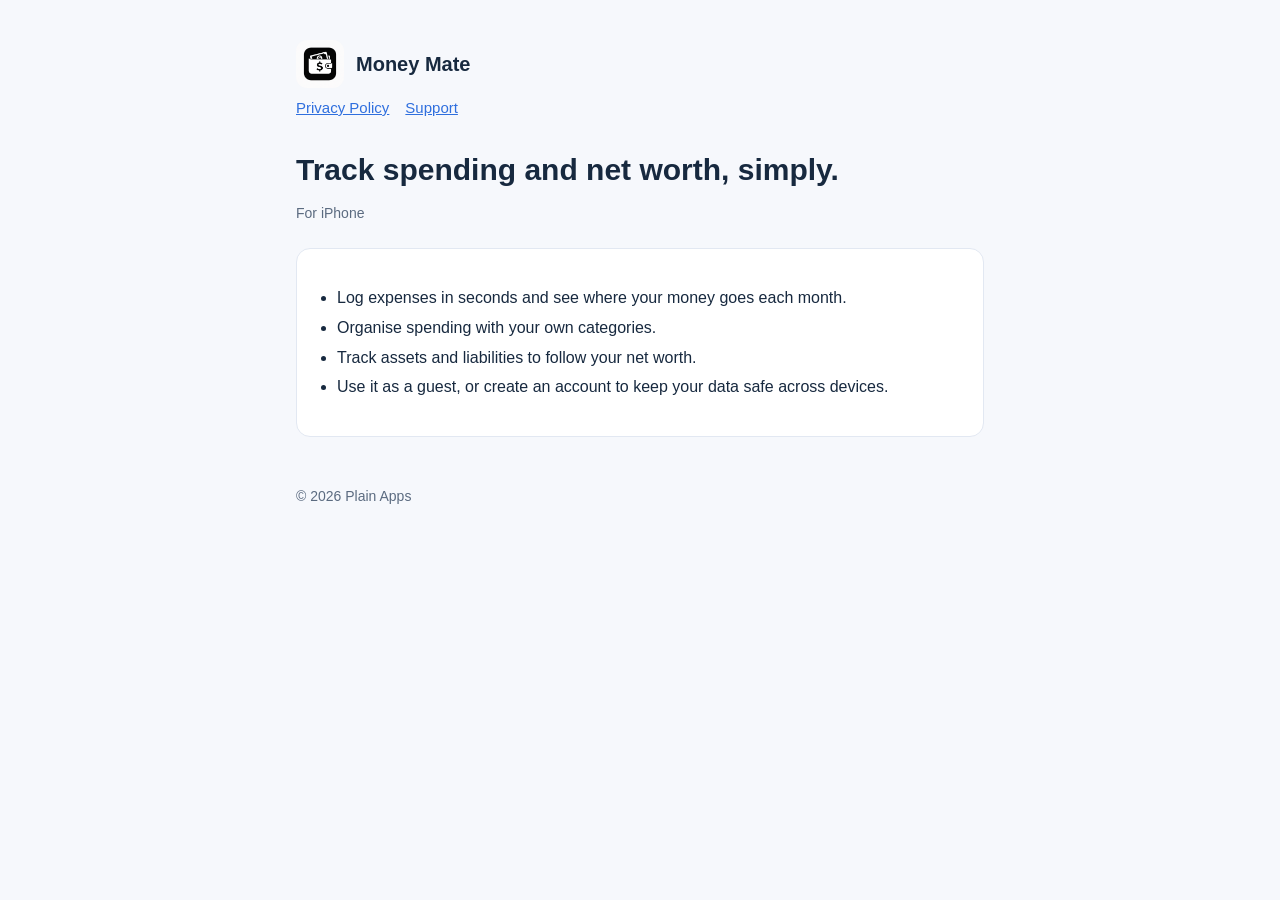
<file: index.html>
<!doctype html>
<html lang="en">
<head>
  <meta charset="utf-8">
  <meta name="viewport" content="width=device-width, initial-scale=1">
  <title>Money Mate</title>
  <meta name="description" content="Money Mate — a simple expense and net worth tracker for iPhone.">
  <link rel="stylesheet" href="style.css">
  <link rel="icon" href="icon.png">
</head>
<body>
<main>
  <header>
    <img src="icon.png" alt="">
    <a href="./">Money Mate</a>
  </header>
  <nav>
    <a href="privacy.html">Privacy Policy</a>
    <a href="support.html">Support</a>
  </nav>

  <h1>Track spending and net worth, simply.</h1>
  <p class="meta">For iPhone</p>

  <div class="card">
    <ul>
      <li>Log expenses in seconds and see where your money goes each month.</li>
      <li>Organise spending with your own categories.</li>
      <li>Track assets and liabilities to follow your net worth.</li>
      <li>Use it as a guest, or create an account to keep your data safe across devices.</li>
    </ul>
  </div>

  <footer>&copy; 2026 Plain Apps</footer>
</main>
</body>
</html>
</file>
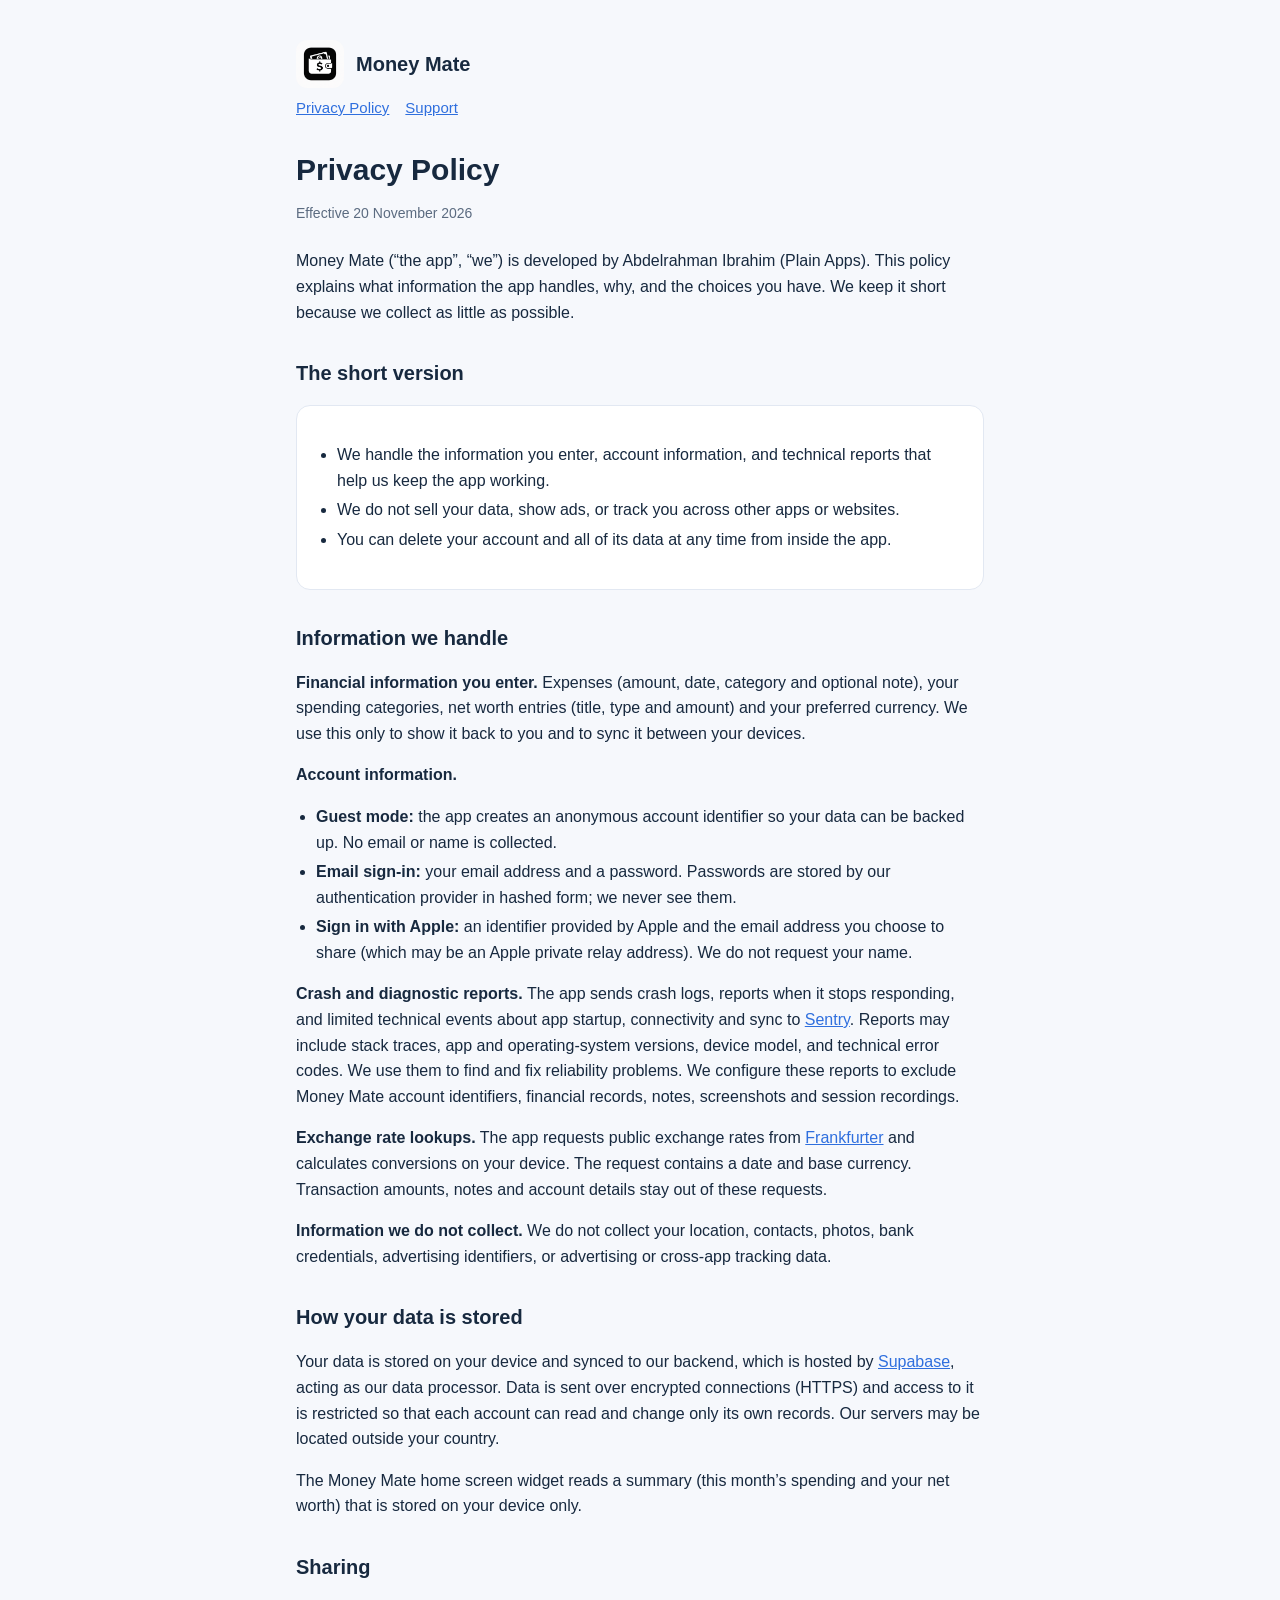
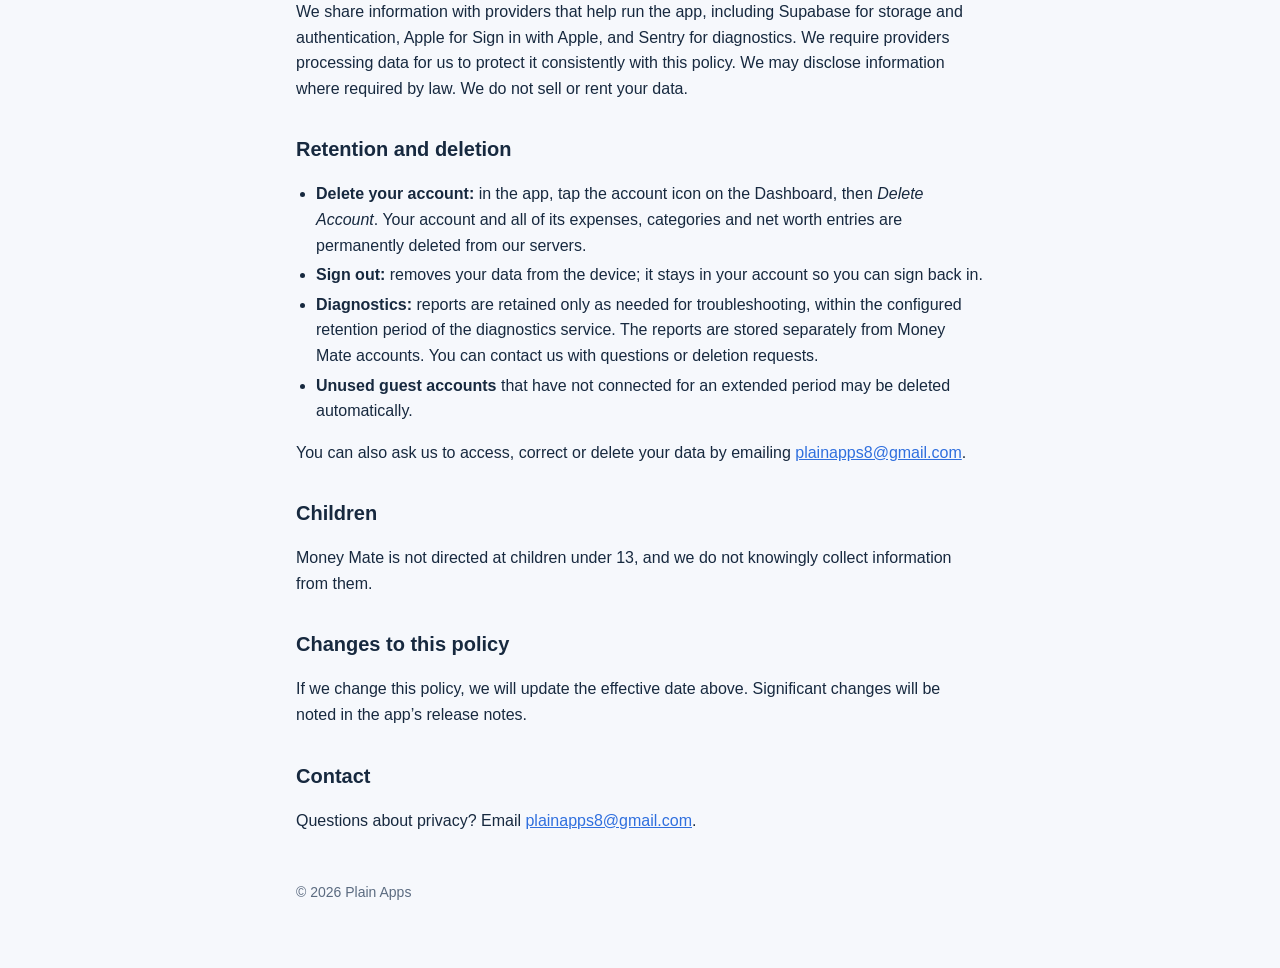
<file: privacy.html>
<!doctype html>
<html lang="en">
<head>
  <meta charset="utf-8">
  <meta name="viewport" content="width=device-width, initial-scale=1">
  <title>Privacy Policy – Money Mate</title>
  <link rel="stylesheet" href="style.css">
  <link rel="icon" href="icon.png">
</head>
<body>
<main>
  <header>
    <img src="icon.png" alt="">
    <a href="./">Money Mate</a>
  </header>
  <nav>
    <a href="privacy.html">Privacy Policy</a>
    <a href="support.html">Support</a>
  </nav>

  <h1>Privacy Policy</h1>
  <p class="meta">Effective 20 November 2026</p>

  <p>Money Mate (“the app”, “we”) is developed by Abdelrahman Ibrahim (Plain Apps). This policy explains what information the app handles, why, and the choices you have. We keep it short because we collect as little as possible.</p>

  <h2>The short version</h2>
  <div class="card">
    <ul>
      <li>We handle the information you enter, account information, and technical reports that help us keep the app working.</li>
      <li>We do not sell your data, show ads, or track you across other apps or websites.</li>
      <li>You can delete your account and all of its data at any time from inside the app.</li>
    </ul>
  </div>

  <h2>Information we handle</h2>
  <p><strong>Financial information you enter.</strong> Expenses (amount, date, category and optional note), your spending categories, net worth entries (title, type and amount) and your preferred currency. We use this only to show it back to you and to sync it between your devices.</p>
  <p><strong>Account information.</strong></p>
  <ul>
    <li><strong>Guest mode:</strong> the app creates an anonymous account identifier so your data can be backed up. No email or name is collected.</li>
    <li><strong>Email sign-in:</strong> your email address and a password. Passwords are stored by our authentication provider in hashed form; we never see them.</li>
    <li><strong>Sign in with Apple:</strong> an identifier provided by Apple and the email address you choose to share (which may be an Apple private relay address). We do not request your name.</li>
  </ul>
  <p><strong>Crash and diagnostic reports.</strong> The app sends crash logs, reports when it stops responding, and limited technical events about app startup, connectivity and sync to <a href="https://sentry.io/legal/dpa/">Sentry</a>. Reports may include stack traces, app and operating-system versions, device model, and technical error codes. We use them to find and fix reliability problems. We configure these reports to exclude Money Mate account identifiers, financial records, notes, screenshots and session recordings.</p>
  <p><strong>Exchange rate lookups.</strong> The app requests public exchange rates from <a href="https://frankfurter.dev/">Frankfurter</a> and calculates conversions on your device. The request contains a date and base currency. Transaction amounts, notes and account details stay out of these requests.</p>
  <p><strong>Information we do not collect.</strong> We do not collect your location, contacts, photos, bank credentials, advertising identifiers, or advertising or cross-app tracking data.</p>

  <h2>How your data is stored</h2>
  <p>Your data is stored on your device and synced to our backend, which is hosted by <a href="https://supabase.com/privacy">Supabase</a>, acting as our data processor. Data is sent over encrypted connections (HTTPS) and access to it is restricted so that each account can read and change only its own records. Our servers may be located outside your country.</p>
  <p>The Money Mate home screen widget reads a summary (this month’s spending and your net worth) that is stored on your device only.</p>

  <h2>Sharing</h2>
  <p>We share information with providers that help run the app, including Supabase for storage and authentication, Apple for Sign in with Apple, and Sentry for diagnostics. We require providers processing data for us to protect it consistently with this policy. We may disclose information where required by law. We do not sell or rent your data.</p>

  <h2>Retention and deletion</h2>
  <ul>
    <li><strong>Delete your account:</strong> in the app, tap the account icon on the Dashboard, then <em>Delete Account</em>. Your account and all of its expenses, categories and net worth entries are permanently deleted from our servers.</li>
    <li><strong>Sign out:</strong> removes your data from the device; it stays in your account so you can sign back in.</li>
    <li><strong>Diagnostics:</strong> reports are retained only as needed for troubleshooting, within the configured retention period of the diagnostics service. The reports are stored separately from Money Mate accounts. You can contact us with questions or deletion requests.</li>
    <li><strong>Unused guest accounts</strong> that have not connected for an extended period may be deleted automatically.</li>
  </ul>
  <p>You can also ask us to access, correct or delete your data by emailing <a href="mailto:plainapps8@gmail.com">plainapps8@gmail.com</a>.</p>

  <h2>Children</h2>
  <p>Money Mate is not directed at children under 13, and we do not knowingly collect information from them.</p>

  <h2>Changes to this policy</h2>
  <p>If we change this policy, we will update the effective date above. Significant changes will be noted in the app’s release notes.</p>

  <h2>Contact</h2>
  <p>Questions about privacy? Email <a href="mailto:plainapps8@gmail.com">plainapps8@gmail.com</a>.</p>

  <footer>&copy; 2026 Plain Apps</footer>
</main>
</body>
</html>
</file>
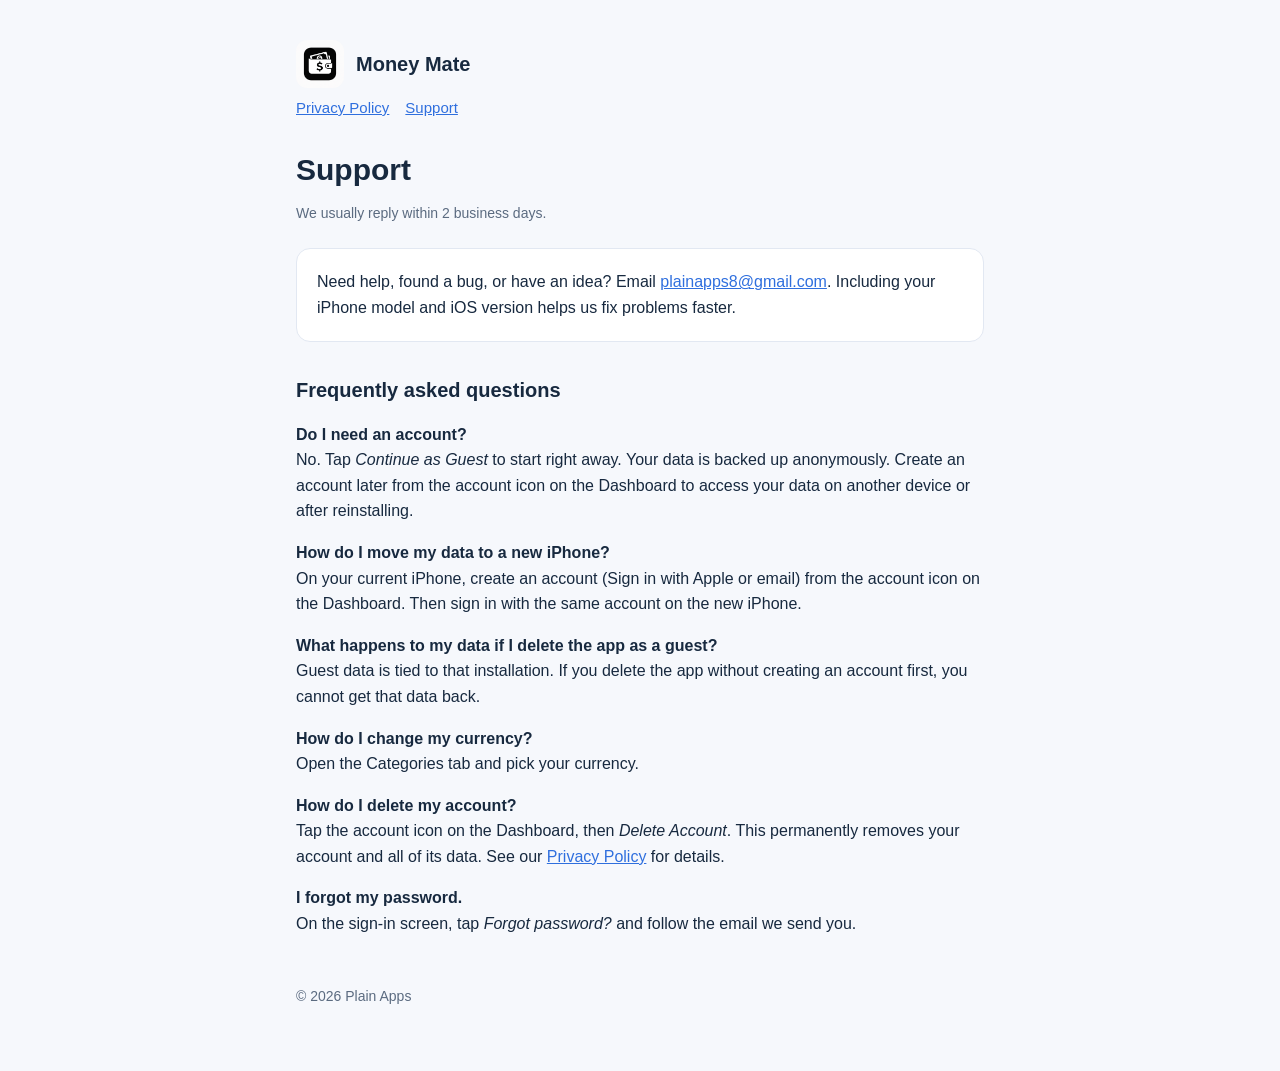
<file: support.html>
<!doctype html>
<html lang="en">
<head>
  <meta charset="utf-8">
  <meta name="viewport" content="width=device-width, initial-scale=1">
  <title>Support – Money Mate</title>
  <link rel="stylesheet" href="style.css">
  <link rel="icon" href="icon.png">
</head>
<body>
<main>
  <header>
    <img src="icon.png" alt="">
    <a href="./">Money Mate</a>
  </header>
  <nav>
    <a href="privacy.html">Privacy Policy</a>
    <a href="support.html">Support</a>
  </nav>

  <h1>Support</h1>
  <p class="meta">We usually reply within 2 business days.</p>

  <div class="card">
    <p style="margin:0">Need help, found a bug, or have an idea? Email <a href="mailto:plainapps8@gmail.com?subject=Money%20Mate%20Support">plainapps8@gmail.com</a>. Including your iPhone model and iOS version helps us fix problems faster.</p>
  </div>

  <h2>Frequently asked questions</h2>

  <p><strong>Do I need an account?</strong><br>
  No. Tap <em>Continue as Guest</em> to start right away. Your data is backed up anonymously. Create an account later from the account icon on the Dashboard to access your data on another device or after reinstalling.</p>

  <p><strong>How do I move my data to a new iPhone?</strong><br>
  On your current iPhone, create an account (Sign in with Apple or email) from the account icon on the Dashboard. Then sign in with the same account on the new iPhone.</p>

  <p><strong>What happens to my data if I delete the app as a guest?</strong><br>
  Guest data is tied to that installation. If you delete the app without creating an account first, you cannot get that data back.</p>

  <p><strong>How do I change my currency?</strong><br>
  Open the Categories tab and pick your currency.</p>

  <p><strong>How do I delete my account?</strong><br>
  Tap the account icon on the Dashboard, then <em>Delete Account</em>. This permanently removes your account and all of its data. See our <a href="privacy.html">Privacy Policy</a> for details.</p>

  <p><strong>I forgot my password.</strong><br>
  On the sign-in screen, tap <em>Forgot password?</em> and follow the email we send you.</p>

  <footer>&copy; 2026 Plain Apps</footer>
</main>
</body>
</html>
</file>
<file: style.css>
:root {
  --bg: #f6f8fc;
  --surface: #ffffff;
  --text: #17293f;
  --muted: #5b6b80;
  --accent: #2f6fde;
  --border: #e2e8f2;
}

@media (prefers-color-scheme: dark) {
  :root {
    --bg: #0f1520;
    --surface: #172030;
    --text: #e8eef7;
    --muted: #9aa8bb;
    --accent: #6ea0ff;
    --border: #26324a;
  }
}

* { box-sizing: border-box; }

body {
  margin: 0;
  background: var(--bg);
  color: var(--text);
  font: 16px/1.6 -apple-system, BlinkMacSystemFont, "SF Pro Text", "Segoe UI", Roboto, sans-serif;
}

main {
  max-width: 720px;
  margin: 0 auto;
  padding: 40px 16px 64px;
}

header { display: flex; align-items: center; gap: 12px; margin-bottom: 8px; }
header img { width: 48px; height: 48px; border-radius: 11px; }
header a { color: inherit; text-decoration: none; font-weight: 700; font-size: 20px; }

nav { display: flex; gap: 16px; margin-bottom: 32px; font-size: 15px; }

h1 { font-size: 30px; line-height: 1.2; margin: 0 0 4px; }
h2 { font-size: 20px; margin: 32px 0 8px; }
.meta { color: var(--muted); font-size: 14px; margin-bottom: 24px; }

a { color: var(--accent); }

.card {
  background: var(--surface);
  border: 1px solid var(--border);
  border-radius: 14px;
  padding: 20px;
  margin: 16px 0;
}

ul { padding-left: 20px; }
li { margin: 4px 0; }

footer { margin-top: 48px; color: var(--muted); font-size: 14px; }
</file>
